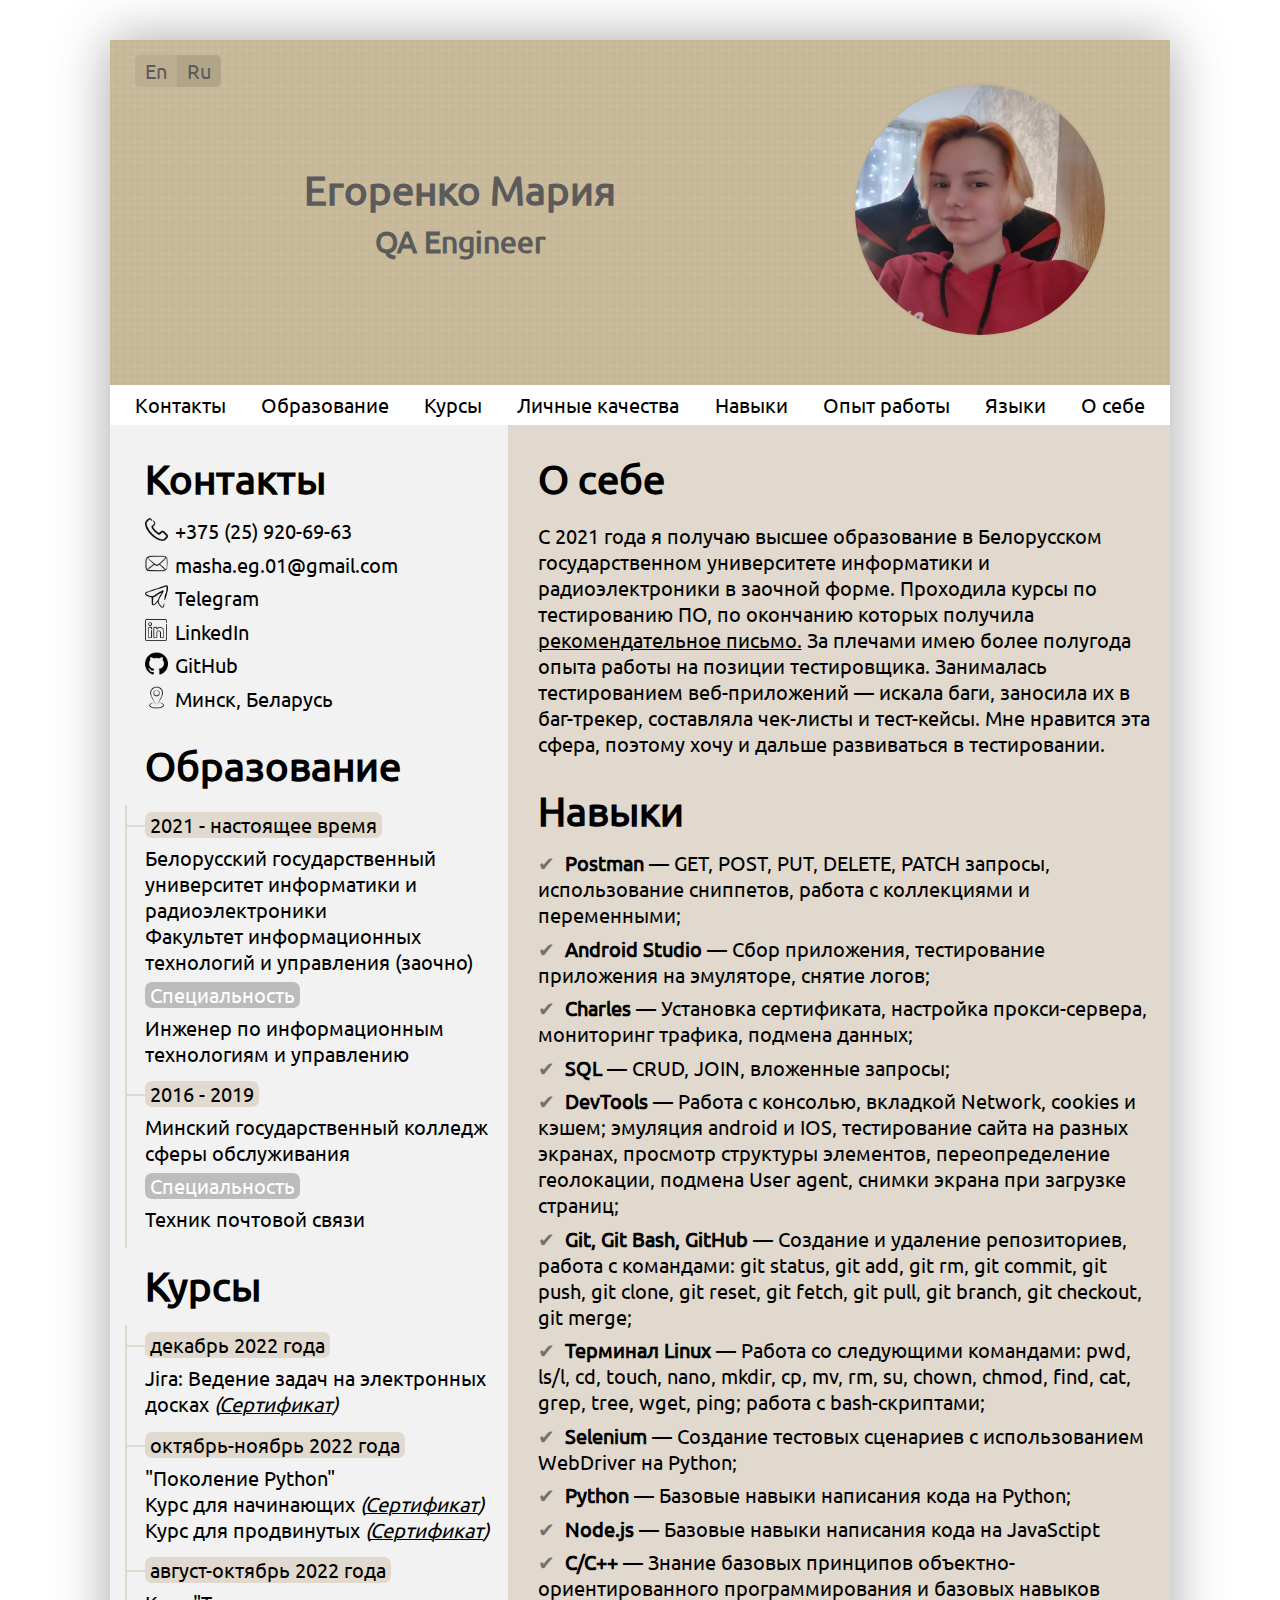
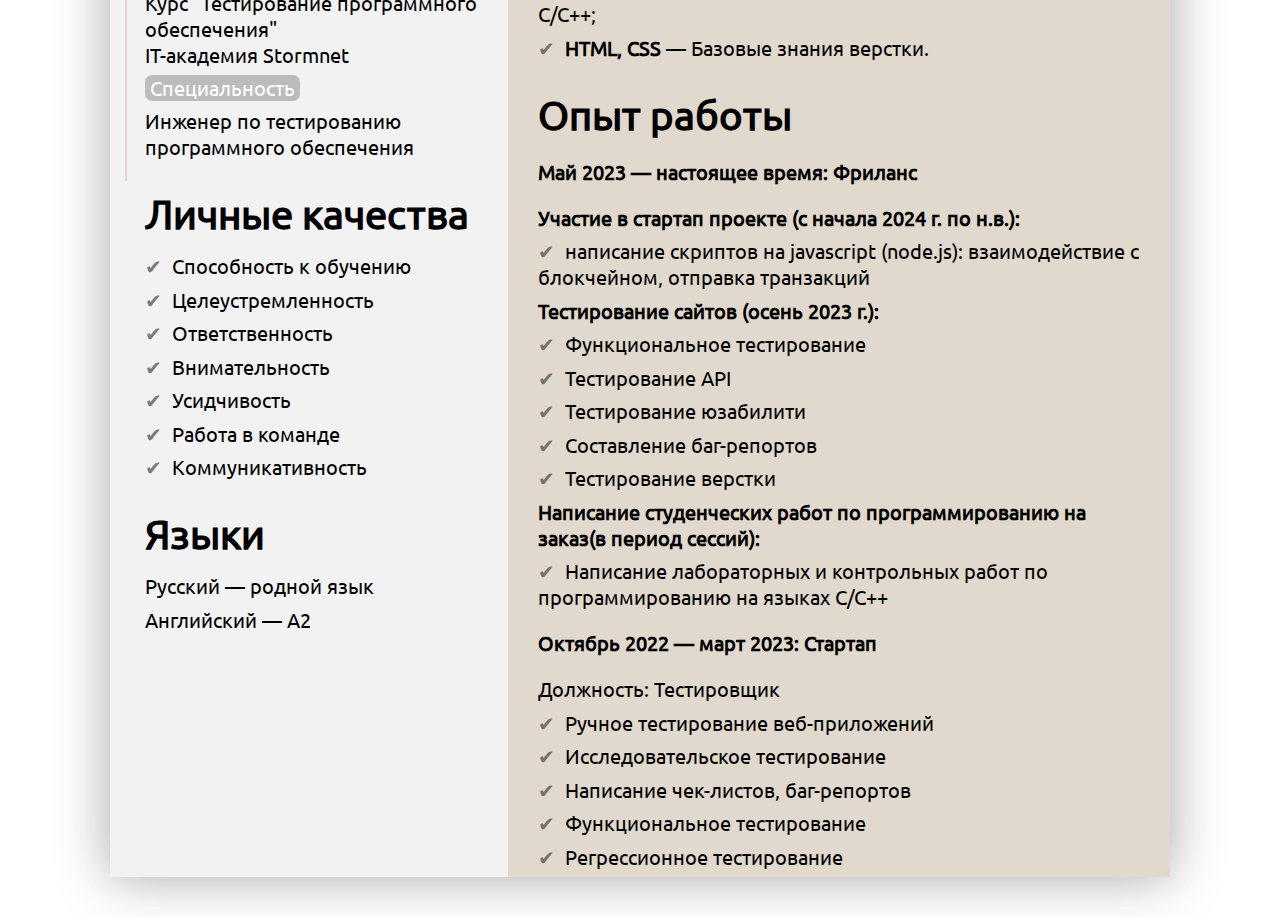
<file: index.html>
<!DOCTYPE html>
<html lang="ru">
<head>
    <meta charset="UTF-8">
    <meta name="viewport" content="width=device-width, initial-scale=1.0">
    <link rel="stylesheet" href="style.css">
    <link rel="icon" href="resources/resume.png" type="image/png">
    <title>CV Егоренко Мария</title>
</head>
<body>
    <div class="wrapper">
        <header>
            <div class="overlay">
                <div class="lang">
                    <button><a href="cv_en.html">En</a></button>
                    <button active><a href="index.html">Ru</a></button>
                </div>
                <div class="header">
                    <h1>Егоренко Мария</h1>
                    <h2>QA Engineer</h2>
                </div>
                <div>
                    <img src="resources/photo1.jpg" alt="Фото" class="header_photo">
                </div>
                <div class="burger">
                    <input type="checkbox" id="menu_toggle">
                    <label for="menu_toggle" class="menu_btn"><span></span></label>
                </div>
            </div>
        </header>
        <nav>
            <ul class="nav_list">
                <li><a href="#contacts">Контакты</a></li>
                <li><a href="#education">Образование</a></li>
                <li><a href="#courses">Курсы</a></li>
                <li><a href="#qualities">Личные качества</a></li>
                <li><a href="#skills">Навыки</a></li>
                <li><a href="#experience">Опыт работы</a></li>
                <li><a href="#languages">Языки</a></li>
                <li><a href="#summary">О себе</a></li>
            </ul>
        </nav>
        <div class="content">
            <aside class="aside_boxes">
                <section>
                    <h2 id="contacts">Контакты</h2>
                    <ul>
                        <li id="tel"><a href="tel:+375259206963">+375 (25) 920-69-63</a></li>
                        <li id="mail"><a href="mailto:masha.eg.01@gmail.com">masha.eg.01@gmail.com</a></li>
                        <li id="telegram"><a href="https://telegram.me/The_ashen" target="_blank">Telegram</a></li>
                        <li id="linkedin"><a href="https://www.linkedin.com/in/maria-egorenko-a175b0254/" target="_blank">LinkedIn</a></li>
                        <li id="github"><a href="https://github.com/MariaEgorenko" target="_blank">GitHub</a></li>
                        <li id="location">Минск, Беларусь</li>
                    </ul>
                </section>
                <section>
                    <h2 id="education">Образование</h2>
                    <ul class="education_list">
                        <li>
                            <span class="list_item_title">2021 - настоящее время</span><br>
                            Белорусский государственный университет информатики и радиоэлектроники<br>
                            Факультет информационных технологий и управления (заочно)<br>
                            <span class="specialty">Специальность</span><br>
                            Инженер по информационным технологиям и управлению
                        </li>
                        <li>
                            <span class="list_item_title">2016 - 2019</span><br>
                            Минский государственный колледж сферы обслуживания<br>
                            <span class="specialty">Специальность</span><br>
                            Техник почтовой связи
                        </li>
                    </ul>
                </section>
                <section>
                    <h2 id="courses">Курсы</h2>
                    <ul class="education_list">
                        <li>
                            <span class="list_item_title">декабрь 2022 года</span><br>
                            <a href="https://stepik.org/course/10425/promo#toc" target="_blank">Jira: Ведение задач на электронных досках</a>
                            <a href="https://stepik.org/cert/1820469" target="_blank"><i>(<span class="underline">Сертификат</span>)</i></a>
                        </li>
                        <li>
                            <span class="list_item_title">октябрь-ноябрь 2022 года</span><br>
                            "Поколение Python"<br>
                            <a href="https://stepik.org/course/58852/promo#toc" target="_blank">Курс для начинающих</a>
                            <a href="https://stepik.org/cert/1749335" target="_blank"><i>(<span class="underline">Сертификат</span>)</i></a><br>
                            <a href="https://stepik.org/course/68343/promo#toc" target="_blank">Курс для продвинутых</a>
                            <a href="https://stepik.org/cert/1793289" target="_blank"><i>(<span class="underline">Сертификат</span>)</i></a>
                        </li>
                        <li>
                            <span class="list_item_title">август-октябрь 2022 года</span><br>
                            Курс "Тестирование программного обеспечения"<br>
                            IT-академия Stormnet<br>
                            <span class="specialty">Специальность</span><br>
                            Инженер по тестированию программного обеспечения
                        </li>
                    </ul>
                </section>
                <section>
                    <h2 id="qualities">Личные качества</h2>
                    <ul class="skills_list">
                        <li>Способность к обучению</li>
                        <li>Целеустремленность</li>
                        <li>Ответственность</li>
                        <li>Внимательность</li>
                        <li>Усидчивость</li>
                        <li>Работа в команде</li>
                        <li>Коммуникативность</li>
                    </ul>
                </section>
                <section>
                    <h2 id="languages">Языки</h2>
                    <ul>
                        <li>Русский — родной язык</li>
                        <li>Английский — A2</li>
                    </ul>
                </section>
            </aside>
            <main class="main_content">
                <section>
                    <h2 id="summary">О себе</h2>
                    <p>
                        С 2021 года я получаю высшее образование в Белорусском государственном университете информатики и радиоэлектроники в заочной форме. 
                        Проходила курсы по тестированию ПО, по окончанию которых получила <a href="https://drive.google.com/file/d/17EASmtgHJmLxvxy21afQw1p88P5_a0X0/view?usp=sharing" class="underline" target="_blank">рекомендательное письмо.</a>
                        За плечами имею более полугода опыта работы на позиции тестировщика.
                        Занималась тестированием веб-приложений ­— искала баги, заносила их в баг-трекер, составляла чек-листы и тест-кейсы. Мне нравится эта сфера, поэтому хочу и дальше развиваться в тестировании.
                    </p>
                </section>
                <section>
                    <h2 id="skills">Навыки</h2>
                    <ul class="skills_list">
                        <li><span>Postman</span> — GET, POST, PUT, DELETE, PATCH запросы, использование сниппетов, работа с коллекциями и переменными;</li>
                        <li><span>Android Studio</span> — Сбор приложения, тестирование приложения на эмуляторе, снятие логов;</li>
                        <li><span>Charles</span> — Установка сертификата, настройка прокси-сервера, мониторинг трафика, подмена данных;</li>
                        <li><span>SQL</span> — CRUD, JOIN, вложенные запросы;</li>
                        <li><span>DevTools</span> — Работа с консолью, вкладкой Network, cookies и кэшем; эмуляция android и IOS, тестирование сайта на разных экранах, просмотр структуры элементов, переопределение геолокации, подмена User agent, снимки экрана при загрузке страниц;</li>
                        <li><span>Git, Git Bash, GitHub</span> — Создание и удаление репозиториев, работа с командами: git status, git add, git rm, git commit, git push, git clone, git reset, git fetch, git pull, git branch, git checkout, git merge;</li>
                        <li><span>Терминал Linux</span> — Работа со следующими командами: pwd, ls/l, cd, touch, nano, mkdir, cp, mv, rm, su, chown, chmod, find, cat, grep, tree, wget, ping; работа с bash-скриптами;</li>
                        <li><span>Selenium</span> — Создание тестовых сценариев с использованием WebDriver на Python;</li>
                        <li><span>Python</span> — Базовые навыки написания кода на Python;</li>
                        <li><span>Node.js</span> — Базовые навыки написания кода на JavaSctipt</li>
                        <li><span>C/C++</span> — Знание базовых принципов объектно-ориентированного программирования и базовых навыков C/C++;</li>
                        <li><span>HTML, CSS</span> — Базовые знания верстки.</li>
                    </ul>
                </section>
                <section>
                    <h2 id="experience">Опыт работы</h2>
                    <p><b>Май 2023 — настоящее время: Фриланс</b></p>
                    <ul class="skills_list">
                        <b>Участие в стартап проекте (с начала 2024 г. по н.в.):</b><br>
                        <li>написание скриптов на javascript (node.js): взаимодействие с блокчейном, отправка транзакций</li>
                        <b>Тестирование сайтов (осень 2023 г.):</b><br>
                        <li>Функциональное тестирование</li>
                        <li>Тестирование API</li>
                        <li>Тестирование юзабилити</li>
                        <li>Составление баг-репортов</li>
                        <li>Тестирование верстки</li>
                        <b>Написание студенческих работ по программированию на заказ(в период сессий):</b><br>
                        <li>Написание лабораторных и контрольных работ по программированию на языках C/C++</li>
                    </ul>
                    <p><b>Октябрь 2022 — март 2023: Стартап</b></p>
                    Должность: Тестировщик
                    <ul class="skills_list">
                        <li>Ручное тестирование веб-приложений</li>
                        <li>Исследовательское тестирование</li>
                        <li>Написание чек-листов, баг-репортов</li>
                        <li>Функциональное тестирование</li>
                        <li>Регрессионное тестирование</li>
                    </ul>
                </section>
            </main>
        </div>
    </div>
</body>
<script src="main.js"></script>
</html>
</file>
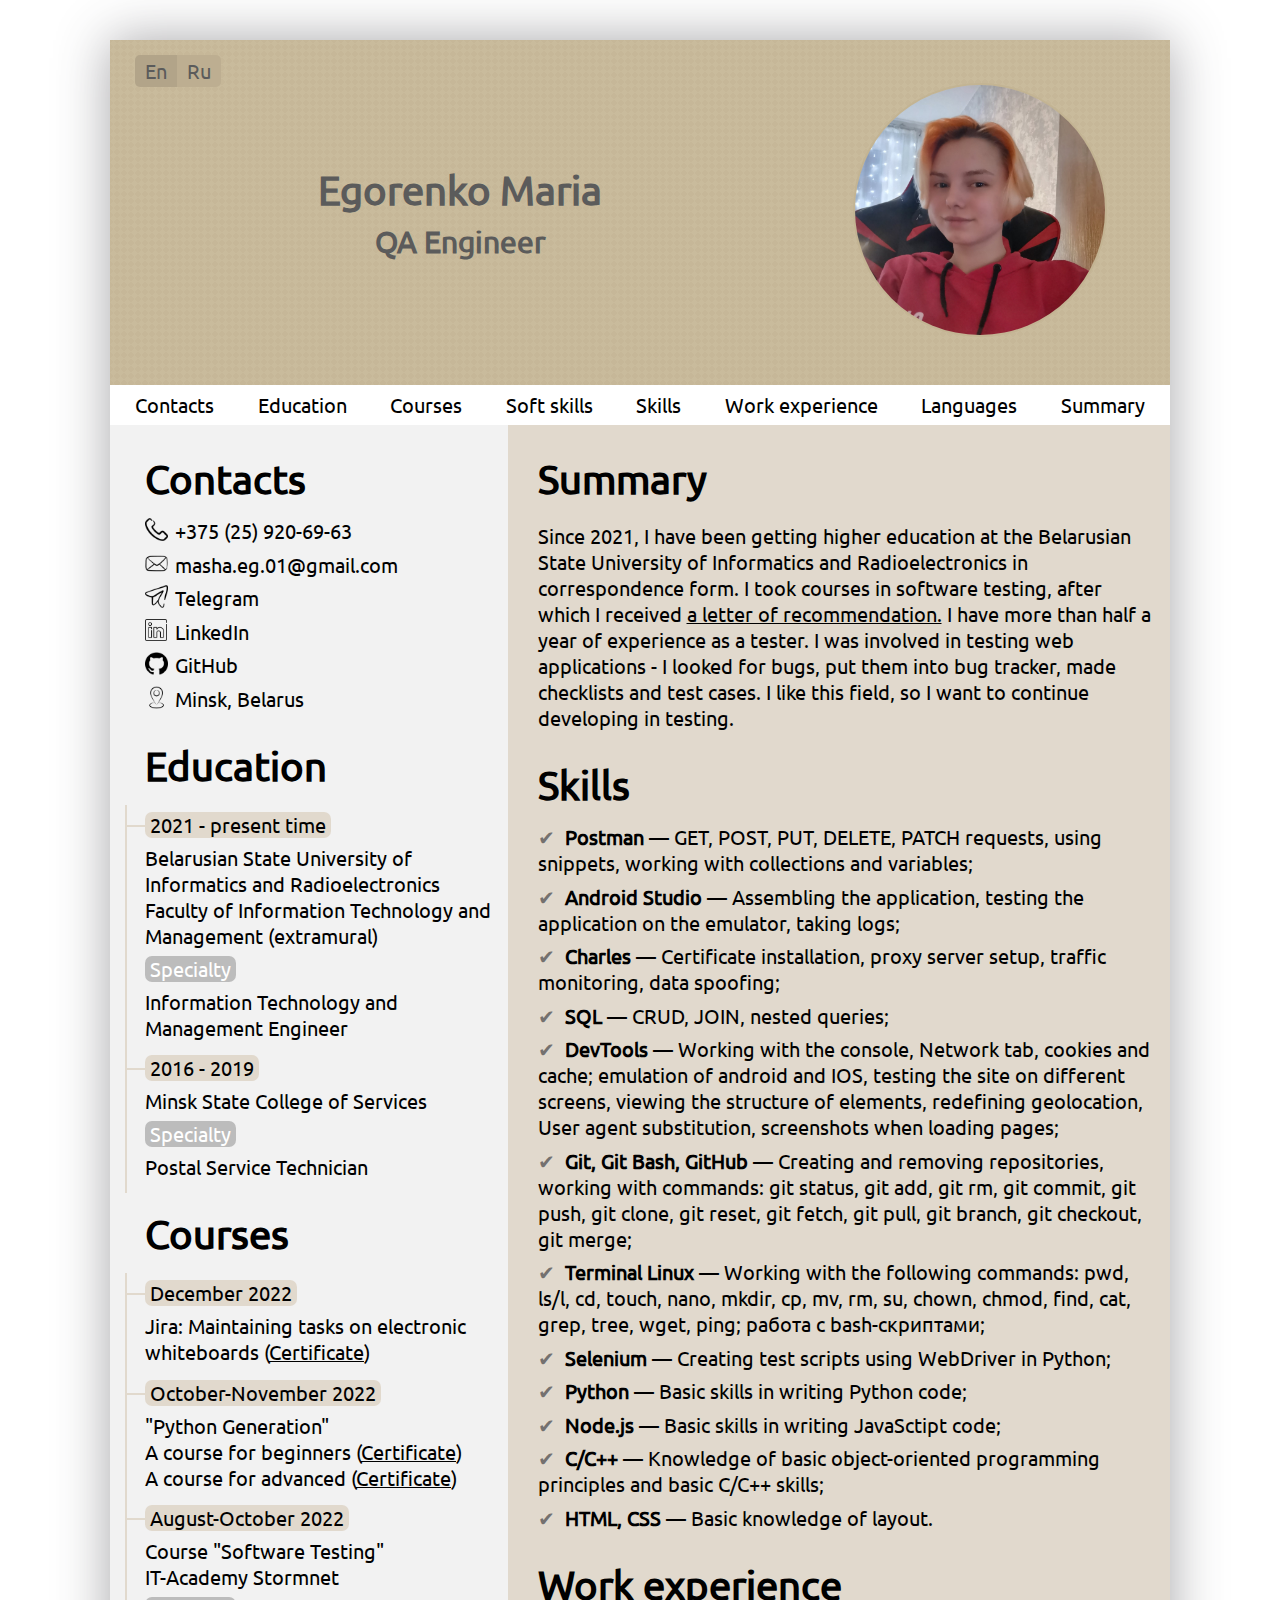
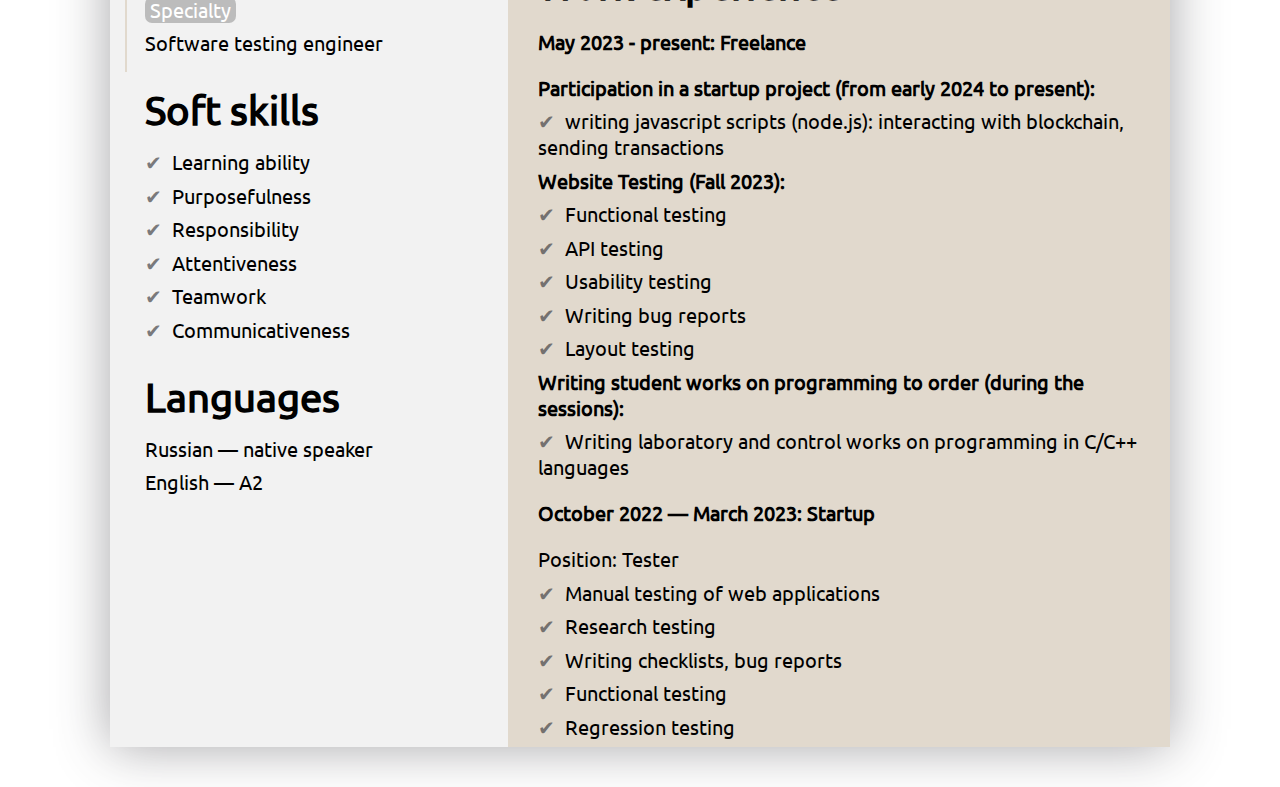
<file: cv_en.html>
<!DOCTYPE html>
<html lang="en">
<head>
    <meta charset="UTF-8">
    <meta name="viewport" content="width=device-width, initial-scale=1.0">
    <link rel="stylesheet" href="style.css">
    <link rel="icon" href="resources/resume.png" type="image/png">
    <title>CV Egorenko Maria</title>
</head>
<body>
    <div class="wrapper">
        <header>
            <div class="overlay">
                <div class="lang">
                    <button active><a href="cv_en.html">En</a></button>
                    <button><a href="index.html">Ru</a></button>
                </div>
                <div class="header">
                    <h1>Egorenko Maria</h1>
                    <h2>QA Engineer</h2>
                </div>
                <div>
                    <img src="resources/photo1.jpg" alt="Photo" class="header_photo">
                </div>
                <div class="burger">
                    <input type="checkbox" id="menu_toggle">
                    <label for="menu_toggle" class="menu_btn"><span></span></label>
                </div>
            </div>
        </header>
        <nav>
            <ul class="nav_list">
                <li><a href="#contacts">Contacts</a></li>
                <li><a href="#education">Education</a></li>
                <li><a href="#courses">Courses</a></li>
                <li><a href="#qualities">Soft skills</a></li>
                <li><a href="#skills">Skills</a></li>
                <li><a href="experience">Work experience</a></li>
                <li><a href="#languages">Languages</a></li>
                <li><a href="#summary">Summary</a></li>
            </ul>
        </nav>
        <div class="content">
            <aside class="aside_boxes">
                <section>
                    <h2 id="contacts">Contacts</h2>
                    <ul>
                        <li id="tel"><a href="tel:+375259206963">+375 (25) 920-69-63</a></li>
                        <li id="mail"><a href="mailto:masha.eg.01@gmail.com">masha.eg.01@gmail.com</a></li>
                        <li id="telegram"><a href="https://telegram.me/The_ashen" target="_blank">Telegram</a></li>
                        <li id="linkedin"><a href="https://www.linkedin.com/in/maria-egorenko-a175b0254/" target="_blank">LinkedIn</a></li>
                        <li id="github"><a href="https://github.com/MariaEgorenko" target="_blank">GitHub</a></li>
                        <li id="location">Minsk, Belarus</li>
                    </ul>
                </section>
                <section>
                    <h2 id="education">Education</h2>
                    <ul class="education_list">
                        <li>
                            <span class="list_item_title">2021 - present time</span><br>
                            Belarusian State University of Informatics and Radioelectronics<br>
                            Faculty of Information Technology and Management (extramural)<br>
                            <span class="specialty">Specialty</span><br>
                            Information Technology and Management Engineer
                        </li>
                        <li>
                            <span class="list_item_title">2016 - 2019</span><br>
                            Minsk State College of Services<br>
                            <span class="specialty">Specialty</span><br>
                            Postal Service Technician
                        </li>
                    </ul>
                </section>
                <section>
                    <h2 id="courses">Courses</h2>
                    <ul class="education_list">
                        <li>
                            <span class="list_item_title">December 2022</span><br>
                            <a href="https://stepik.org/course/10425/promo#toc" target="_blank">Jira: Maintaining tasks on electronic whiteboards</a>
                            <a href="https://stepik.org/cert/1820469" target="_blank">(<span class="underline">Certificate</span>)</a>
                        </li>
                        <li>
                            <span class="list_item_title">October-November 2022</span><br>
                            "Python Generation"<br>
                            <a href="https://stepik.org/course/58852/promo#toc" target="_blank">A course for beginners</a>
                            <a href="https://stepik.org/cert/1749335" target="_blank">(<span class="underline">Certificate</span>)</a><br>
                            <a href="https://stepik.org/course/68343/promo#toc" target="_blank">A course for advanced</a>
                            <a href="https://stepik.org/cert/1793289" target="_blank">(<span class="underline">Certificate</span>)</a>
                        </li>
                        <li>
                            <span class="list_item_title">August-October 2022</span><br>
                            Course "Software Testing"<br>
                            IT-Academy Stormnet<br>
                            <span class="specialty">Specialty</span><br>
                            Software testing engineer
                        </li>
                    </ul>
                </section>
                <section>
                    <h2 id="qualities">Soft skills</h2>
                    <ul class="skills_list">
                        <li>Learning ability</li>
                        <li>Purposefulness</li>
                        <li>Responsibility</li>
                        <li>Attentiveness</li>
                        <li>Teamwork</li>
                        <li>Communicativeness</li>
                    </ul>
                </section>
                <section>
                    <h2 id="languages">Languages</h2>
                    <ul>
                        <li>Russian — native speaker</li>
                        <li>English — A2</li>
                    </ul>
                </section>
            </aside>
            <main class="main_content">
                <section>
                    <h2 id="summary">Summary</h2>
                    <p>
                        Since 2021, I have been getting higher education at the Belarusian State University 
                        of Informatics and Radioelectronics in correspondence form. 
                        I took courses in software testing, after which I received
                        <a href="https://drive.google.com/file/d/17EASmtgHJmLxvxy21afQw1p88P5_a0X0/view?usp=sharing" class="underline" target="_blank">
                            a letter of recommendation.</a>
                        I have more than half a year of experience as a tester.
                        I was involved in testing web applications - I looked for bugs, 
                        put them into bug tracker, made checklists and test cases. I like this field, 
                        so I want to continue developing in testing.
                    </p>
                </section>
                <section>
                    <h2 id="skills">Skills</h2>
                    <ul class="skills_list">
                        <li><span>Postman</span> — GET, POST, PUT, DELETE, PATCH requests, using snippets, working with collections and variables;</li>
                        <li><span>Android Studio</span> — Assembling the application, testing the application on the emulator, taking logs;</li>
                        <li><span>Charles</span> — Certificate installation, proxy server setup, traffic monitoring, data spoofing;</li>
                        <li><span>SQL</span> — CRUD, JOIN, nested queries;</li>
                        <li><span>DevTools</span> — Working with the console, Network tab, cookies and cache; emulation of android and IOS, testing the site on different screens, viewing the structure of elements, redefining geolocation, User agent substitution, screenshots when loading pages;</li>
                        <li><span>Git, Git Bash, GitHub</span> — Creating and removing repositories, working with commands: git status, git add, git rm, git commit, git push, git clone, git reset, git fetch, git pull, git branch, git checkout, git merge;</li>
                        <li><span>Terminal Linux</span> — Working with the following commands: pwd, ls/l, cd, touch, nano, mkdir, cp, mv, rm, su, chown, chmod, find, cat, grep, tree, wget, ping; работа с bash-скриптами;</li>
                        <li><span>Selenium</span> — Creating test scripts using WebDriver in Python;</li>
                        <li><span>Python</span> — Basic skills in writing Python code;</li>
                        <li><span>Node.js</span> — Basic skills in writing JavaSctipt code;</li>
                        <li><span>C/C++</span> — Knowledge of basic object-oriented programming principles and basic C/C++ skills;</li>
                        <li><span>HTML, CSS</span> — Basic knowledge of layout.</li>
                    </ul>
                </section>
                <section>
                    <h2 id="experience">Work experience</h2>
                    <p><b>May 2023 - present: Freelance</b></p>
                    <ul class="skills_list">
                        <b>Participation in a startup project (from early 2024 to present):</b><br>
                        <li>writing javascript scripts (node.js): interacting with blockchain, sending transactions</li>
                        <b>Website Testing (Fall 2023):</b><br>
                        <li>Functional testing</li>
                        <li>API testing</li>
                        <li>Usability testing</li>
                        <li>Writing bug reports</li>
                        <li>Layout testing</li>
                        <b>Writing student works on programming to order (during the sessions):</b><br>
                        <li>Writing laboratory and control works on programming in C/C++ languages</li>
                    </ul>
                    <p><b>October 2022 — March 2023: Startup</b></p>
                    Position: Tester
                    <ul class="skills_list">
                        <li>Manual testing of web applications</li>
                        <li>Research testing</li>
                        <li>Writing checklists, bug reports</li>
                        <li>Functional testing</li>
                        <li>Regression testing</li>
                    </ul>
                </section>
            </main>
        </div>
    </div>
</body>
<script src="main.js"></script>
</html>
</file>
<file: style.css>
@font-face {
    font-family: ubuntu;
    src: url("resources/font/Ubuntu-Regular.ttf");
}

* {
    font-family: ubuntu;
    font-size: 20px;
}

h1 {
    font-size: 40px;
    margin-bottom: 0px;
}

h2 {
    font-size: 30px;
    margin-top: 10px;
}

html {
    scroll-behavior: smooth;
}

.lang {
    display: block;
    position: absolute;
    margin: 15px 25px;
}

.lang button {
    font-size: 15px;
    background-color: #bdae91;
    border: none;
    cursor: pointer;
    float: left;
    border-radius: 0 5px 5px 0;
    padding: 3px 10px;
}

.lang button a {
    color: #5B5B5B;
}

.lang button[active] {
    background-color: #B2A489;
}

.lang button:not(:last-child) {
    border-radius: 5px 0 0 5px;
}

.wrapper {
    width: 1060px;
    margin: 40px auto;
    box-shadow: 0px 0px 50px rgba(156, 155, 158, 0.89);
}

.overlay {
    position: relative;
    background-color: rgba(183, 164, 123, 0.75);
    display: flex;
    opacity: 1;
    background-image: linear-gradient(135deg, #c6b798 25%, transparent 25%), linear-gradient(225deg, #c6b798 25%, transparent 25%), linear-gradient(45deg, #c6b798 25%, transparent 25%), linear-gradient(315deg, #c6b798 25%, #c9bb9c 25%);
    background-position: 7px 0, 7px 0, 0 0, 0 0;
    background-size: 7px 7px;
}

.header_photo {
    width: 250px;
    height: 250px;
    object-fit: cover;
    border-radius: 50%;
    margin: 43px;
    border: 2px solid #c3b493;
}

.header {
    width: 100%;
    text-align: center;
    color:rgb(91, 91, 91);
    margin: auto;
}

#menu_toggle {
    opacity: 0;
    float: right;
}

.menu_btn {
    display: none;
    position: fixed;
    top: 30px;
    right: 40px;
    width: 40px;
    height: 30px;
    cursor: pointer;
    z-index: 1;
}

.menu_btn > span, .menu_btn > span::after, .menu_btn > span::before {
    display: block;
    position: absolute;
    width: 100%;
    height: 5px;
    background-color: rgb(91, 91, 91, 0.75);
    transition: all 0.4s;
}

.menu_btn > span::before {
    content: '';
    top: 12px;
}

.menu_btn > span::after {
    content: '';
    top: 24px;
}

.nav_list {
    background-color:rgba(255, 255, 255, 0.89);
    height: 30px;
    display: flex;
    list-style: none;
    justify-content: space-between;
    padding: 5px 25px;
}

.nav_list li {
    margin: auto 0;
}

.nav_list li a{
    transition: 0.3s;
}

.nav_list li a:hover {
    color: black;
    font-size: 110%;
    font-weight: bold;
}

.content {
    display: flex;
}

.aside_boxes {
    width: 60%;
    background-color: rgba(212, 212, 212, 0.3);
    cursor: default;
}

.aside_boxes section {
    padding: 0px 15px 0px 35px;
}

section h2 {
    position: relative;
    font-weight: bold;
    font-size: 40px;
    margin: 30px 0px 15px;
}

section h2::after {
    display: block;
    position: absolute;
    left: 0;
    width: 0;
    height: 3px;
    background-color: black;
    content: "";
    transition: width 0.3s;
}

section h2:hover::after {
    width: 200px;
}


a:hover {
    color: rgba(60, 60, 63, 0.67);
}

ul {
    padding: 0px;
    margin: 0px;
}

li {
    list-style: none;
    margin: 7.5px 0px;
}

a {
    text-decoration: none;
    color: black;
}

#tel {
    background: url("resources/telephone.png") no-repeat 0 0;
    background-size: 23px;
    padding-left: 30px;
}

#mail {
    background: url("resources/email.png") no-repeat 0 0;
    background-size: 23px;
    padding-left: 30px;
}

#telegram {
    background: url("resources/telegram.png") no-repeat 0 0;
    background-size: 23px;
    padding-left: 30px;
}

#linkedin {
    background: url("resources/linkedin.png") no-repeat 0 0;
    background-size: 22px;
    padding-left: 30px;
}

#github {
    background: url("resources/github.png") no-repeat 0 0;
    background-size: 23px;
    padding-left: 30px;
}

#location {
    background: url("resources/location.png") no-repeat 0 0;
    background-size: 23px;
    padding-left: 30px;
}

.education_list li {
    position: relative;
}

.education_list li::before {
    content: "";
    border-left: 2px solid rgb(225, 217, 205);
    position: absolute;
    height: 110%;
    left: -20px;
}

.list_item_title::after {
    content: "";
    border-bottom: 2px solid rgb(225, 217, 205);
    position: absolute;
    top: 20px;
    left: -20px;
    width: 20px;
}

.list_item_title {
    display: inline-block;
    border-radius: 7px;
    background-color: rgb(225, 217, 205);
    padding: 0px 5px;
    margin: 7px 0px;
}

.specialty {
    display: inline-block;
    border-radius: 7px;
    background-color: rgb(188, 188, 188);
    color: white;
    padding: 0px 5px;
    margin: 7px 0px;
}

.underline {
    text-decoration: 1px underline;
}

.skills_list {
    list-style-position: outside;
}

.skills_list li::before {
    color:rgba(60, 60, 63, 0.67);
    padding-right: 10px;
    content: "\2714";
    transition-duration: 0.5s;
}

.skills_list li:hover::before {
    color: black;
    content: "\2714";
}

.main_content {
    width: 100%;
    background-color: rgb(225, 217, 205);
    cursor: default;
}

.main_content section {
    padding: 0px 15px 0px 30px;
}

.skills_list span {
    font-weight: bold;
}

@media screen and (max-width: 1060px) {
    .wrapper {
        width: 100%;
        margin: 0;
    }
}

@media screen and (max-width: 960px) {
    .content {
        flex-direction: column;
    }

    .aside_boxes {
        width: 100%;
    }

    .menu_btn {
        display: block;
    }

    .nav_list {
        position: fixed;
        display: flex;
        align-items: center;
        flex-direction: column;
        top: 0;
        left: 20%;
        width: 100%;
        height: 100%;
        background-color: grey;
        opacity: 0.8;
        transform: translateX(80%);
        transition: transform 0.6s;
    }

    .nav_list.active {
        transform: translateX(-20%);
        opacity: 1;
        z-index: 1;
    }

    .menu_btn {
        z-index: 2;
    }

    .menu_btn.active > span {
        top: 12px;
        transform: rotate(45deg);
        background-color: white;
    }

    .menu_btn.active > span::before {
        top: 0;
        transform: rotate(0);
        background-color: white;
    }

    .menu_btn.active > span::after {
        top: 0;
        transform: rotate(90deg);
        background-color: white;
    }

    .nav_list li a {
        color: white;
        margin: 20px;
    }

    .nav_list li a:hover {
        color: white;
    }

    .main_content {
        background-color: rgba(212, 212, 212, 0.3);
    }
}

@media screen and (max-width: 692px) {
    .overlay {
        flex-direction: column-reverse;
        align-items: center;
    }
    
    .lang {
        position: absolute;
        left: 0px;
        top: 0px;
    }

    h1 {
        margin-top: 0;
    }
}
</file>
